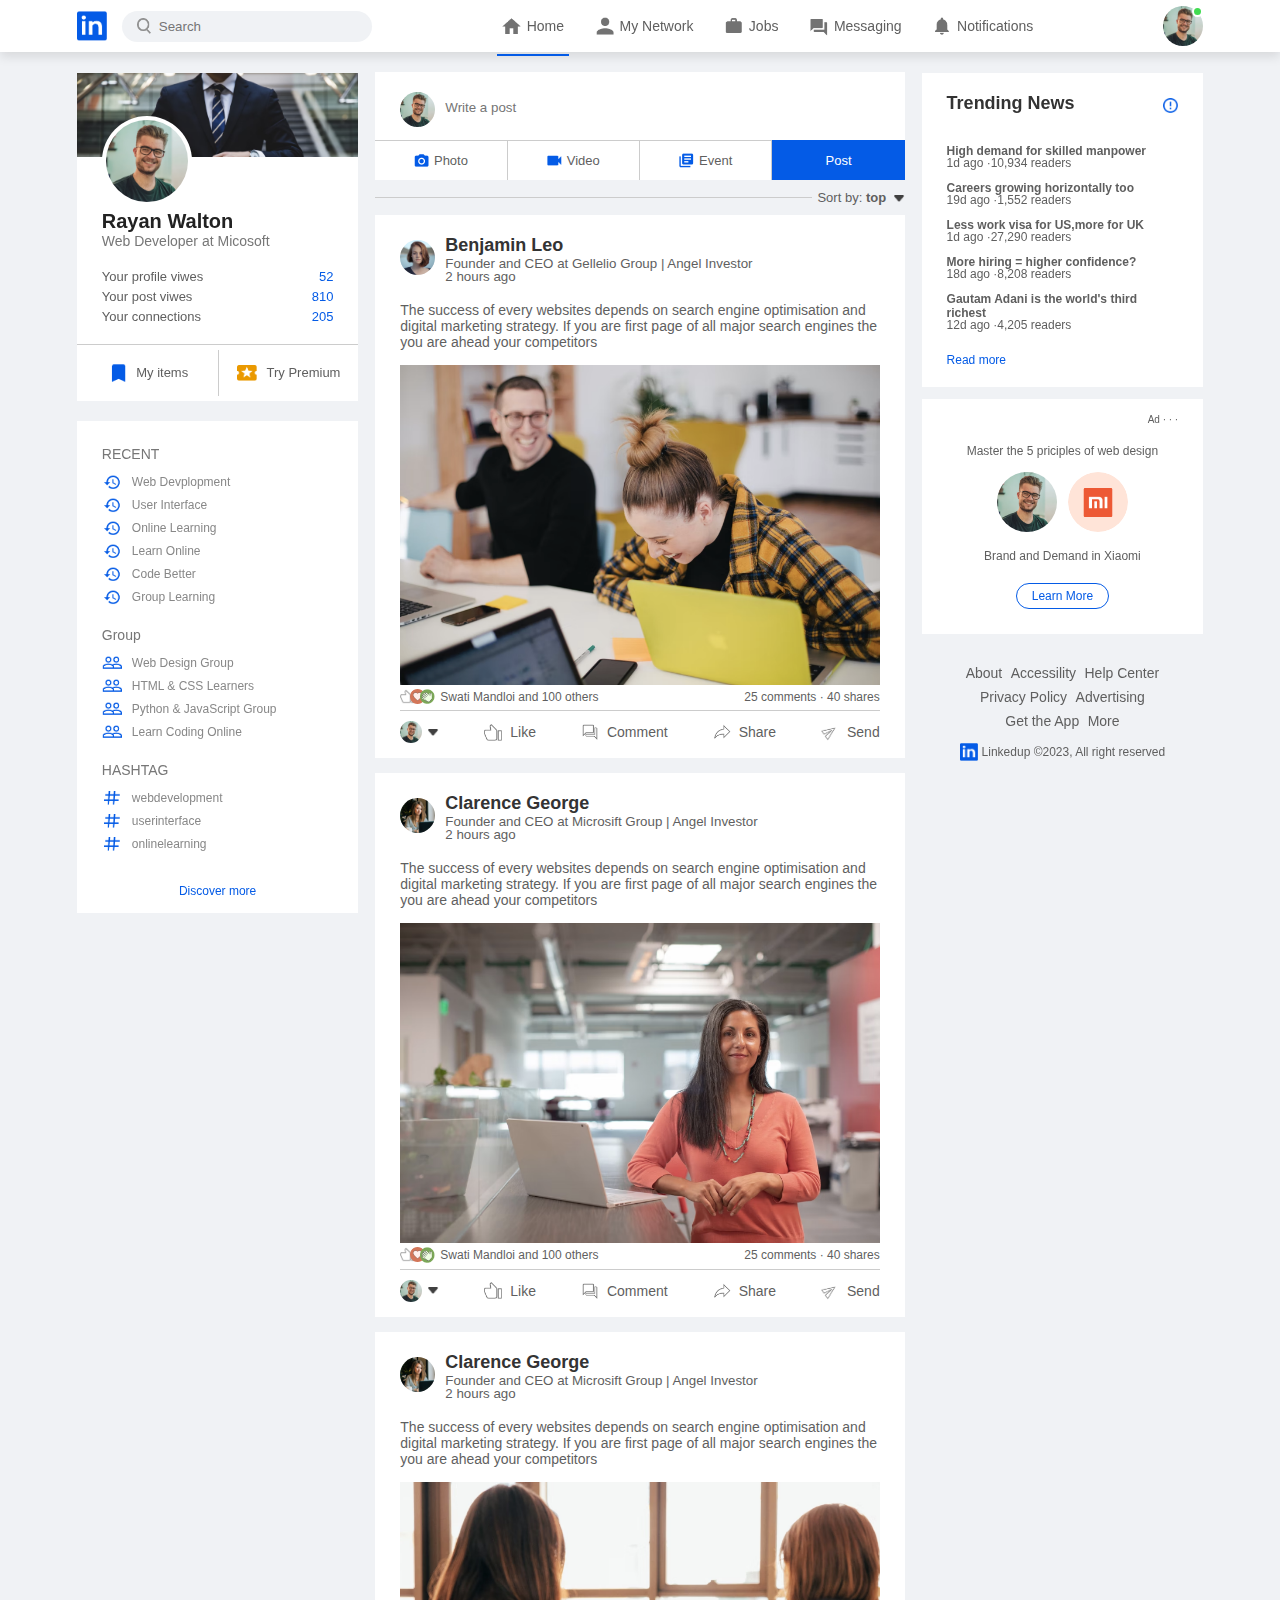
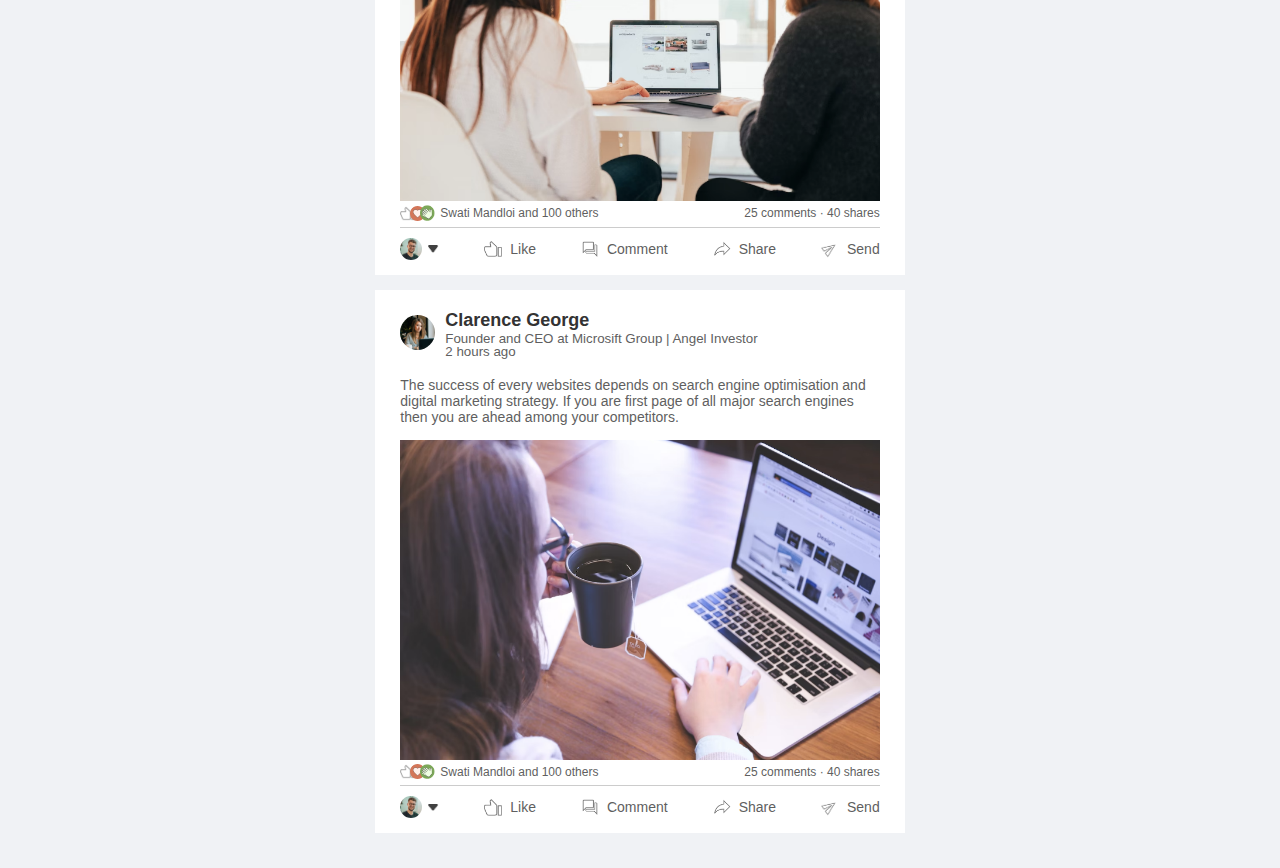
<file: index.html>
<!DOCTYPE html>
<html lang="en">
<head>
    <meta charset="UTF-8">
    <meta http-equiv="X-UA-Compatible" content="IE=edge">
    <meta name="viewport" content="width=device-width, initial-scale=1.0">
    <title>Linkdin Clone</title>
    <link rel = "stylesheet" href = "style.css">
</head>
<body>

    <nav class="navbar">
        <div class="navbar-left">
            <a href = "index.html" class="logo"><img src="logo.png"></a>

            <div class="search-box">
                <img src="search.png">
                <input type="text" placeholder="Search">
            </div>

            </div>
        <div class="navbar-center">
            <ul>
                <li><a href ="#" class="active-link"><img src="home.png"> <span>Home</span></a></li>
                <li><a href="#"><img src="network.png"> <span>My Network</span></a></li>
                <li><a href="#"><img src="jobs.png"> <span>Jobs</span></a></li>
                <li><a href="#"><img src="message.png"> <span>Messaging</span></a></li>
                <li><a href="#"><img src="notification.png"> <span>Notifications</span></a></li>
            </ul>
        </div>
        <div class="navbar-right">
            <div class="online">
            <img src="user-1.png" class="nav-profile-img" onclick="toggleMenu()">
        </div>
    </div>
    <!-------------------------------profile-drop-down-menu----------------------------------->
    <div class="profile-menu-wrap" id="profileMenu">
        <div class="profile-menu">
            <div class="user-info">
                <img src="user-1.png">
                <div>
                    <h3>Rayan Walton</h3>
                    <a href="profile.html">See your profile</a>
                </div>
            </div>
            <hr>
            <a href="#" class="profile-menu-link">
                <img src="feedback.png">
                <p>Give Feedback</p>
                <span>></span>
            </a>
            <a href="#" class="profile-menu-link">
                <img src="setting.png">
                <p>Setting & Privacy</p>
                <span>></span>
            </a>
            <a href="#" class="profile-menu-link">
                <img src="help.png">
                <p>Help & Support</p>
                <span>></span>
            </a>
            <a href="#" class="profile-menu-link">
                <img src="display.png">
                <p>Display & Accessility</p>
                <span>></span>
            </a>
            <a href="#" class="profile-menu-link">
                <img src="logout.png">
                <p>Logout</p>
                <span>></span>
            </a>
        </div>
    </div>
</nav>

<!--------------- navbar close---------- -->
<div class="container">

<!-------------left-sidebar ---------------->
   <div class="left-sidebar">
      <div class="sidebar-profile-box">
           <img src="cover-pic.png" width="100%">
           <div class="sidebar-profile-info">
               <img src="user-1.png">
               <h1>Rayan Walton</h1>
               <h3>Web Developer at Micosoft</h3>
               <ul>
                  <li>Your profile viwes<span>52</span></li>
                  <li>Your post viwes<span>810</span></li>
                  <li>Your connections<span>205</span></li>
                </ul>
            </div>
            <div class="sidebar-profile-link">
                <a href="#"><img src="items.png"> My items</a>
                <a href="#"><img src="premium.png"> Try Premium </a>
            </div>
        </div>

        <div class="sidebar-activity" id="sidebarActivity">
            <h3>RECENT</h3>
            <a href="#"><img src="recent.png"> Web Devplopment</a>
            <a href="#"><img src="recent.png"> User Interface</a>
            <a href="#"><img src="recent.png"> Online Learning</a>
            <a href="#"><img src="recent.png"> Learn Online</a>
            <a href="#"><img src="recent.png"> Code Better</a>
            <a href="#"><img src="recent.png"> Group Learning</a>
            <h3>Group</h3>
            <a href="#"><img src="group.png"> Web Design Group</a>
            <a href="#"><img src="group.png"> HTML & CSS Learners</a>
            <a href="#"><img src="group.png"> Python & JavaScript Group</a>
            <a href="#"><img src="group.png"> Learn Coding Online </a>
            <h3>HASHTAG</h3>
            <a href="#"><img src="hashtag.png"> webdevelopment</a>
            <a href="#"><img src="hashtag.png"> userinterface</a>
            <a href="#"><img src="hashtag.png"> onlinelearning</a>
            <div class="discover-more-link">
                <a href="#">Discover more</a>
            </div>
        </div>

        <p id="showMoreLink" onclick="toggleActivity()">Show more <b>+</b></p>
   </div>   
<!--------------main-content---------------->
   <div class="main-content">

    <div class="create-post">
        <div class="create-post-input">
            <img src="user-1.png">
            <textarea rows="2" placeholder="Write a post"></textarea>
        </div>
        <div class="create-post-links">
            <li><img src="photo.png">Photo</li>
            <li><img src="video.png">Video</li>
            <li><img src="event.png">Event</li>
            <li>Post</li>
        </div>
    </div>
    <div class="sort-by">
        <hr>
        <p>Sort by: <span>top <img src ="down-arrow.png"></span></p>
    </div>

    <div class="post">
        <div class="post-author">
            <img src="user-3.png">
            <div>
                <h1>Benjamin Leo</h1>
                <small>Founder and CEO at Gellelio Group | Angel Investor</small>
                <small>2 hours ago</small>
            </div>
        </div>
        <p> The success of every websites depends on search engine optimisation and digital marketing strategy. If you are first page of all major search engines the you are ahead your competitors</p>
        <img src="post-image-1.png" width="100%">

        <div class="post-stats">
            <div>
                <img src="thumbsup.png">
                <img src="love.png">
                <img src="clap.png">
                <span class="liked-users">Swati Mandloi and 100 others</span>
            </div>
            <div> 
                <span>25 comments &middot; 40 shares</span>
            </div>
        </div>
        <div class="post-activity">
            <div>
                <img src="user-1.png" class="post-activity-user-icon">
                <img src="down-arrow.png" class="post-activity-arrow-icon">
            </div>
            <div class="post-activity-link">
                <img src="like.png">
                <span>Like</span>
            </div>
            <div class="post-activity-link">
                <img src="comment.png">
                <span>Comment</span>
            </div>
            <div class="post-activity-link">
                <img src="share.png">
                <span>Share</span>
            </div>
            <div class="post-activity-link">
                <img src="send.png">
                <span>Send</span>
            </div>
        </div>
    </div>
    <div class="post">
        <div class="post-author">
            <img src="user-4.png">
            <div>
                <h1>Clarence George</h1>
                <small>Founder and CEO at Microsift Group | Angel Investor</small>
                <small>2 hours ago</small>
            </div>
        </div>
        <p> The success of every websites depends on search engine optimisation and digital marketing strategy. If you are first page of all major search engines the you are ahead your competitors</p>
        <img src="post-image-3.png" width="100%">

        <div class="post-stats">
            <div>
                <img src="thumbsup.png">
                <img src="love.png">
                <img src="clap.png">
                <span class="liked-users">Swati Mandloi and 100 others</span>
            </div>
            <div> 
                <span>25 comments &middot; 40 shares</span>
            </div>
        </div>
        <div class="post-activity">
            <div>
                <img src="user-1.png" class="post-activity-user-icon">
                <img src="down-arrow.png" class="post-activity-arrow-icon">
            </div>
            <div class="post-activity-link">
                <img src="like.png">
                <span>Like</span>
            </div>
            <div class="post-activity-link">
                <img src="comment.png">
                <span>Comment</span>
            </div>
            <div class="post-activity-link">
                <img src="share.png">
                <span>Share</span>
            </div>
            <div class="post-activity-link">
                <img src="send.png">
                <span>Send</span>
            </div>
        </div>
    </div>
    <div class="post">
        <div class="post-author">
            <img src="user-4.png">
            <div>
                <h1>Clarence George</h1>
                <small>Founder and CEO at Microsift Group | Angel Investor</small>
                <small>2 hours ago</small>
            </div>
        </div>
        <p> The success of every websites depends on search engine optimisation and digital marketing strategy. If you are first page of all major search engines the you are ahead your competitors</p>
        <img src="post-image-2.png" width="100%">

        <div class="post-stats">
            <div>
                <img src="thumbsup.png">
                <img src="love.png">
                <img src="clap.png">
                <span class="liked-users">Swati Mandloi and 100 others</span>
            </div>
            <div> 
                <span>25 comments &middot; 40 shares</span>
            </div>
        </div>
        <div class="post-activity">
            <div>
                <img src="user-1.png" class="post-activity-user-icon">
                <img src="down-arrow.png" class="post-activity-arrow-icon">
            </div>
            <div class="post-activity-link">
                <img src="like.png">
                <span>Like</span>
            </div>
            <div class="post-activity-link">
                <img src="comment.png">
                <span>Comment</span>
            </div>
            <div class="post-activity-link">
                <img src="share.png">
                <span>Share</span>
            </div>
            <div class="post-activity-link">
                <img src="send.png">
                <span>Send</span>
            </div>
        </div>
        </div>
        <div class="post">
            <div class="post-author">
                <img src="user-4.png">
                <div>
                    <h1>Clarence George</h1>
                    <small>Founder and CEO at Microsift Group | Angel Investor</small>
                    <small>2 hours ago</small>
                </div>
            </div>
            <p> The success of every websites depends on search engine optimisation and digital marketing strategy. If you are first page of all major search engines then you are ahead among your competitors.</p>
            <img src="post-image-4.png" width="100%">
    
            <div class="post-stats">
                <div>
                    <img src="thumbsup.png">
                    <img src="love.png">
                    <img src="clap.png">
                    <span class="liked-users">Swati Mandloi and 100 others</span>
                </div>
                <div> 
                    <span>25 comments &middot; 40 shares</span>
                </div>
            </div>
            <div class="post-activity">
                <div>
                    <img src="user-1.png" class="post-activity-user-icon">
                    <img src="down-arrow.png" class="post-activity-arrow-icon">
                </div>
                <div class="post-activity-link">
                    <img src="like.png">
                    <span>Like</span>
                </div>
                <div class="post-activity-link">
                    <img src="comment.png">
                    <span>Comment</span>
                </div>
                <div class="post-activity-link">
                    <img src="share.png">
                    <span>Share</span>
                </div>
                <div class="post-activity-link">
                    <img src="send.png">
                    <span>Send</span>
                </div>
            </div>
        </div>
    </div>
<!-------------right-sidebar----------------->
    <div class="right-sidebar">
        <div class="sidebar-news">
            <img src="more.png" class="info-icon">
            <h3>Trending News</h3>
            <a href="#">High demand for skilled manpower</a>
            <span>1d ago &middot;10,934 readers</span>

            <a href="#">Careers growing horizontally too</a>
            <span>19d ago &middot;1,552 readers</span>

            <a href="#">Less work visa for US,more for UK</a>
            <span>1d ago &middot;27,290 readers</span>

            <a href="#">More hiring = higher confidence?</a>
            <span>18d ago &middot;8,208 readers</span>

            <a href="#">Gautam Adani is the world's third richest</a>
            <span>12d ago &middot;4,205 readers</span>

            <a href="#" class="read-more-link">Read more</a>
        </div>


        <div class="sidebar-ad">
            <small>Ad &middot; &middot; &middot;</small>
            <p>Master the 5 priciples of web design</p>
            <div>
                <img src="user-1.png">
                <img src="mi-logo.png">
            </div>
            <b> Brand and Demand in Xiaomi</b>
            <a href="#" class="ad-link">Learn More</a>
        </div>
        

        <div class="sidebar-useful-links">
            <a href="#">About</a>
            <a href="#">Accessility</a>
            <a href="#">Help Center</a>
            <a href="#">Privacy Policy</a>
            <a href="#">Advertising</a>
            <a href="#">Get the App</a>
            <a href="#">More</a>

            <div class="copyright-msg">
                <img src="logo.png">
                <p>Linkedup &#169;2023, All right reserved</p>
            </div>
        </div>





    </div>
 </div>

<script>

    let profileMenu = document.getElementById("profileMenu");

    function toggleMenu(){
        profileMenu.classList.toggle("open-menu");
    }

</script>

<script>

    let sidebarActivity = document.getElementById("sidebarActivity");
    let moreLink= document.getElementById("showMoreLink");

    function toggleActivity(){
        sidebarActivity.classList.toggle("open-activity")

        if(sidebarActivity.classList.contains("open-activity")){
            moreLink.innerHTML = "show less <b>-</b>";
        }
        else{
            moreLink.innerHTML = "Show more <b>+</b>";
        }
    }

</script>

</body>
</html>
</file>
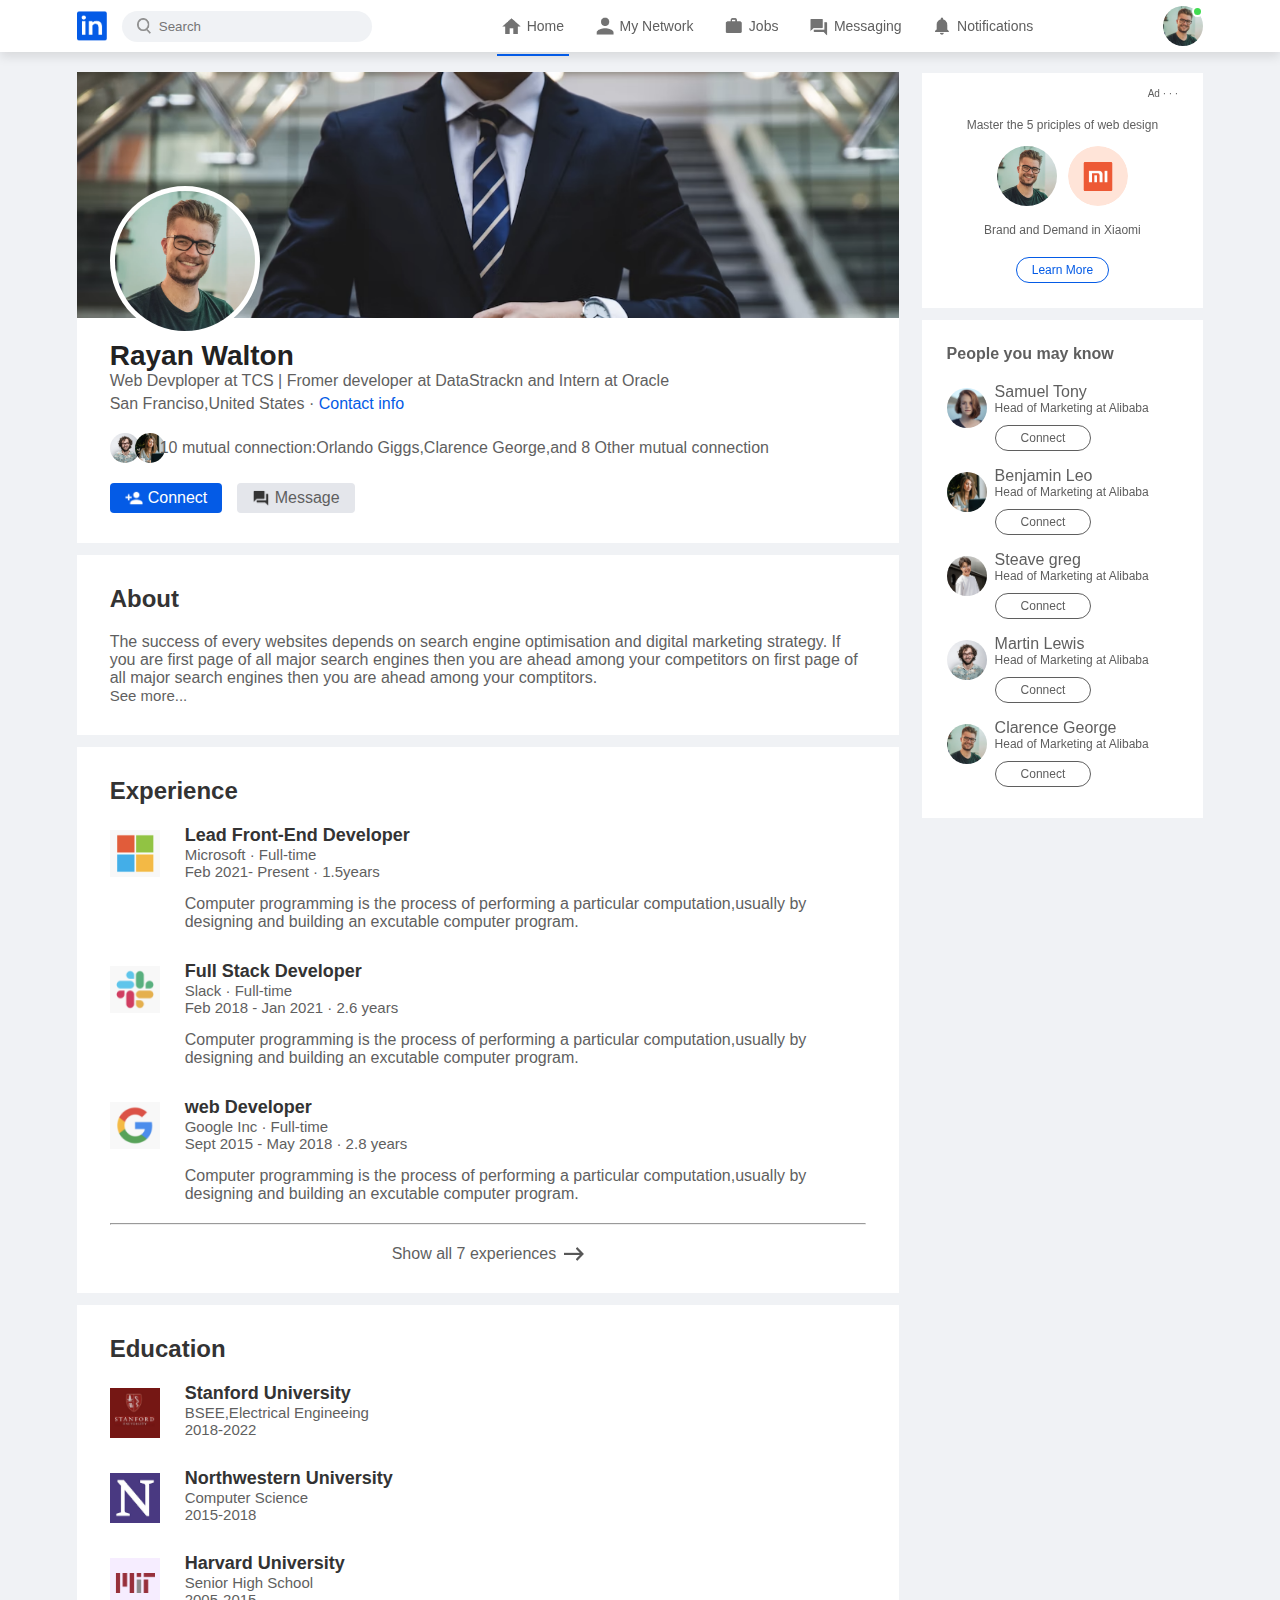
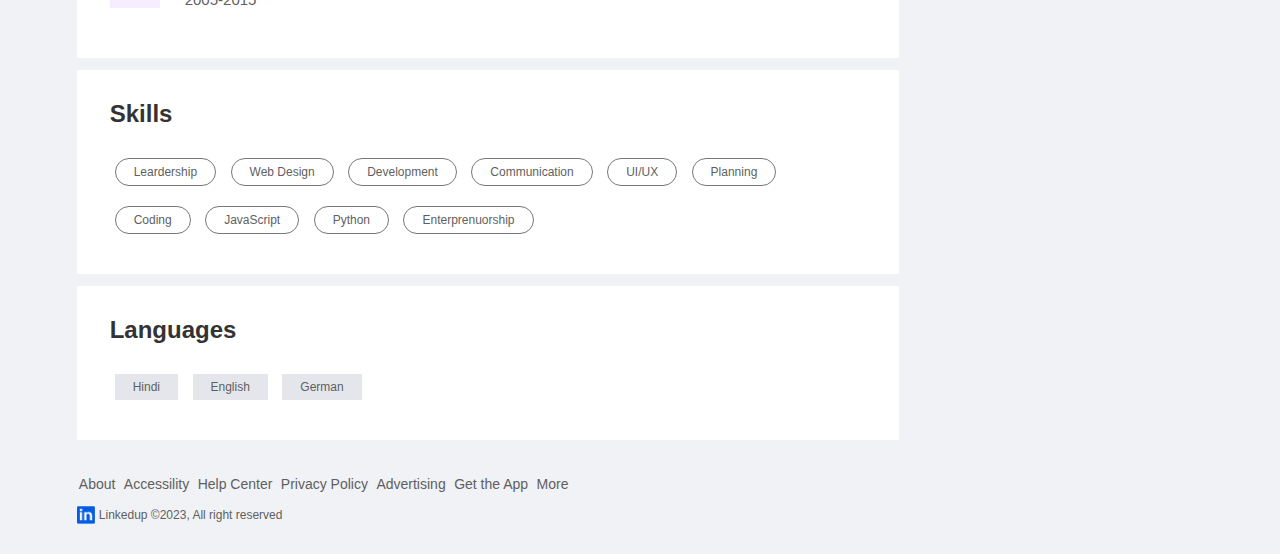
<file: profile.html>
<!DOCTYPE html>
<html lang="en">
<head>
    <meta charset="UTF-8">
    <meta http-equiv="X-UA-Compatible" content="IE=edge">
    <meta name="viewport" content="width=device-width, initial-scale=1.0">
    <title>Linkdin Clone</title>
    <link rel = "stylesheet" href = "style.css">
</head>
<body>

    <nav class="navbar">
        <div class="navbar-left">
            <a href = "index.html" class="logo"><img src="logo.png"></a>

            <div class="search-box">
                <img src="search.png">
                <input type="text" placeholder="Search">
            </div>

            </div>
        <div class="navbar-center">
            <ul>
                <li><a href ="#" class="active-link"><img src="home.png"> <span>Home</span></a></li>
                <li><a href="#"><img src="network.png"> <span>My Network</span></a></li>
                <li><a href="#"><img src="jobs.png"> <span>Jobs</span></a></li>
                <li><a href="#"><img src="message.png"> <span>Messaging</span></a></li>
                <li><a href="#"><img src="notification.png"> <span>Notifications</span></a></li>
            </ul>
        </div>
        <div class="navbar-right">
            <div class="online">
            <img src="user-1.png" class="nav-profile-img" onclick="toggleMenu()">
        </div>
    </div>
    <!-----------------------------profile-drop-down-menu----------------------------------->
    <div class="profile-menu-wrap" id="profileMenu">
        <div class="profile-menu">
            <div class="user-info">
                <img src="user-1.png">
                <div>
                    <h3>Rayan Walton</h3>
                    <a href="profile.html">See your profile</a>
                </div>
            </div>
            <hr>
            <a href="#" class="profile-menu-link">
                <img src="feedback.png">
                <p>Give Feedback</p>
                <span>></span>
            </a>
            <a href="#" class="profile-menu-link">
                <img src="setting.png">
                <p>Setting & Privacy</p>
                <span>></span>
            </a>
            <a href="#" class="profile-menu-link">
                <img src="help.png">
                <p>Help & Support</p>
                <span>></span>
            </a>
            <a href="#" class="profile-menu-link">
                <img src="display.png">
                <p>Display & Accessility</p>
                <span>></span>
            </a>
            <a href="#" class="profile-menu-link">
                <img src="logout.png">
                <p>Logout</p>
                <span>></span>
            </a>
        </div>
    </div>

</nav>
<!------------- navbar close---------- -->

<div class="container">
    <div class="profile-main">
        <div class="profile-container">
            <img src="cover-pic.png" width="100%">
            <div class="profile-container-inner">
                <img src="user-1.png" class="profile-pic">
                <h1>Rayan Walton</h1>
                <b>Web Devploper at TCS | Fromer developer at DataStrackn and Intern at Oracle</b>
                <p>San Franciso,United States &middot; <a  href="#">Contact info</a></p>
                <div class="mutual-connection">
                    <img src="user-2.png">
                    <img src="user-4.png">
                    <span>10 mutual connection:Orlando Giggs,Clarence George,and 8 Other mutual connection</span>
                </div>
                <div class="profile-btn">
                    <a href="#" class="primary-btn"><img src="connect.png">Connect</a>
                    <a href="#"><img src="chat.png">Message</a>
                </div>
            </div>
        </div>
   
        <div class="profile-description">
            <h2>About</h2>
            <p> The success of every websites depends on search engine optimisation and digital marketing strategy. If you are first page of all major search engines then you are ahead among your competitors on first page of all major search engines then you are ahead among your comptitors.</p>
            <a href="#" class="see-more-link">See more...</a>
        </div>

        <div class="profile-description">
            <h2>Experience</h2>
            <div class="profile-desc-row">
                <img src="microsoft.png">
                <div>
                    <h3>Lead Front-End Developer</h3>
                    <b>Microsoft &middot; Full-time</b>
                    <b>Feb 2021- Present &middot; 1.5years</b>
                    <p>Computer programming is the process of performing a particular computation,usually by designing and building an excutable computer program.</p>
                    <hr>
                </div>
            </div>
            <div class="profile-desc-row">
                <img src="slack.png">
                <div>
                    <h3>Full Stack Developer</h3>
                    <b>Slack &middot; Full-time</b>
                    <b>Feb 2018 - Jan 2021 &middot; 2.6 years</b>
                    <p>Computer programming is the process of performing a particular computation,usually by designing and building an excutable computer program.</p>
                    <hr>
                </div>
            </div>
            <div class="profile-desc-row">
                <img src="google.png">
                <div>
                    <h3>web Developer</h3>
                    <b>Google Inc &middot; Full-time</b>
                    <b>Sept 2015 - May 2018 &middot; 2.8 years</b>
                    <p>Computer programming is the process of performing a particular computation,usually by designing and building an excutable computer program.</p>
                </div>
            </div>
            <hr>
            <a href="#" class="experience-link">Show all 7 experiences <img src="right-arrow.png" alt=""></a>
        </div>

        <div class="profile-description">
            <h2>Education</h2>
            <div class="profile-desc-row">
                <img src="stanford.png">
                <div>
                    <h3>Stanford University</h3>
                    <b>BSEE,Electrical Engineeing</b>
                    <b>2018-2022</b>
                    <hr>
                </div>
            </div>
            <div class="profile-desc-row">
                <img src="north.png">
                <div>
                    <h3>Northwestern University</h3>
                    <b>Computer Science</b>
                    <b>2015-2018</b>
                    <hr>
                </div>
            </div>
                <div class="profile-desc-row">
                    <img src="mit.png">
                    <div>
                        <h3>Harvard University</h3>
                        <b>Senior High School</b>
                        <b>2005-2015</b>
                    </div>
             </div>
        </div>
        <div class="profile-description">
            <h2>Skills</h2>
            <a href="#" class="skills-btn">Leardership</a>
            <a href="#" class="skills-btn">Web Design</a>
            <a href="#" class="skills-btn">Development</a>
            <a href="#" class="skills-btn">Communication</a>
            <a href="#" class="skills-btn">UI/UX</a>
            <a href="#" class="skills-btn">Planning</a>
            <a href="#" class="skills-btn">Coding</a>
            <a href="#" class="skills-btn">JavaScript</a>
            <a href="#" class="skills-btn">Python</a>
            <a href="#" class="skills-btn">Enterprenuorship</a>
        </div>
        <div class="profile-description">
            <h2>Languages</h2>  
            <a href="#" class="language-btn">Hindi</a>
            <a href="#" class="language-btn">English</a>
            <a href="#" class="language-btn">German</a>
        </div>

    </div>
<!-------------profile-sidebar------------->
    <div class="profile-sidebar">

    <div class="sidebar-ad">
        <small>Ad &middot; &middot; &middot;</small>
        <p>Master the 5 priciples of web design</p>
        <div>
            <img src="user-1.png">
            <img src="mi-logo.png">
        </div>
        <b> Brand and Demand in Xiaomi</b>
        <a href="#" class="ad-link">Learn More</a>
        </div>

        <div class="sidebar-people">
            <h3>People you may know</h3>
            <div class="sidebar-people-row">
                <img src="user-3.png">
                <div>
                    <h2>Samuel Tony</h2>
                    <p>Head of Marketing at Alibaba</p>
                    <a href="#">Connect</a>
                </div>
            </div>
            <div class="sidebar-people-row">
                <img src="user-4.png">
                <div>
                    <h2>Benjamin Leo</h2>
                    <p>Head of Marketing at Alibaba</p>
                    <a href="#">Connect</a>
                </div>
            </div>
            <div class="sidebar-people-row">
                <img src="user-5.png">
                <div>
                    <h2>Steave greg</h2>
                    <p>Head of Marketing at Alibaba</p>
                    <a href="#">Connect</a>
                </div>
            </div>
            <div class="sidebar-people-row">
                <img src="user-2.png">
                <div>
                    <h2>Martin Lewis</h2>
                    <p>Head of Marketing at Alibaba</p>
                    <a href="#">Connect</a>
                </div>
            </div>
            <div class="sidebar-people-row">
                <img src="user-1.png">
                <div>
                    <h2>Clarence George</h2>
                    <p>Head of Marketing at Alibaba</p>
                    <a href="#">Connect</a>
                </div>
            </div>
        </div>
        
  </div> 
</div>



<div class="profile-footer">
    <div class="sidebar-useful-links">
            <a href="#">About</a>
            <a href="#">Accessility</a>
            <a href="#">Help Center</a>
            <a href="#">Privacy Policy</a>
            <a href="#">Advertising</a>
            <a href="#">Get the App</a>
            <a href="#">More</a>

            <div class="copyright-msg">
                <img src="logo.png">
                <p>Linkedup &#169;2023, All right reserved</p>
            </div>
        </div>
 </div>



<script>

    let profileMenu = document.getElementById("profileMenu");

    function toggleMenu(){
        profileMenu.classList.toggle("open-menu");
    }

</script>

</body>
</html>
</file>
<file: style.css>
*{
    margin: 0;
    padding: 0;
    font-family: 'Poppins' , sans-serif;
    box-sizing: border-box;
}
body{
    background-color: #f0f2f5;
    color: #5f5f5f;
}
a{
    text-decoration: none;
    color: #5f5f5f;
}
.navbar{
    display: flex;
    align-items: center;
    justify-content: space-between;
    background: #fff;
    padding: 6px 6%;
    position: sticky;
    top: 0;
    z-index: 100;
    box-shadow: 0 5px 10px rgba(0,0,0,0.1);
}
.logo img{
    width: 30px; 
    margin-right: 15px;
    display: block;
}
.navbar-center ul li{
    display: inline-block;
    list-style: none;
}
.navbar-center ul li a{
    display: flex;
    align-items: center;
    font-size: 14px;
    margin: 5px 8px;
    padding-right: 5px;
    position: relative;
}
.navbar-center ul li a img{
    width: 30px;
}

.navbar-center ul li a::after{
    content: '';
    width: 0;
    height: 2px;
    background: #045be6;
    position: absolute;
    bottom: -15px;
    transition: width 0.3s;
}
.navbar-center ul li a:hover::after,
.navbar-center ul li a.active-link::after
{
    width: 100%;
}
 

.nav-profile-img{
    width: 40px;
    border-radius: 50%;
    display: block;
    cursor: pointer;
    position: relative;
}
.online{
    position: relative;
}
.online::after{
    content: '';
    width: 7px;
    height: 7px;
    border: 2px solid #fff;
    border-radius: 50%;
    right: 0px;
    top: 0px;
    background: #41db51;
    position: absolute;
}
.search-box{
    background: #f0f2f5;
    width: 250px;
    border-radius: 20px;
    display: flex;
    align-items: center;
    padding: 0 15px;
}
.navbar-left{
    display: flex;
    align-items: center;
}
.search-box img {
    width: 14px;
}
.search-box input{
    width: 100%;
    background: transparent;
    padding: 8px;
    outline: none;
    border: 0;
}
/* ------ navbar end--------*/

.container{
    padding: 20px 6%;
    display: flex;
    flex-wrap: wrap;
    justify-content: space-between;
}

/*-------------left-sidebar----------*/
.left-sidebar{
    flex-basis: 25%;
    align-self: flex-start;
    position:sticky;
    top: 73px;
}
.sidebar-profile-box{
    background: #fff;
}
.sidebar-profile-info{
    padding: 0 25px;
}
.sidebar-profile-info img{
    width: 90px;
    border-radius: 50%;
    background: #fff;
    padding: 4px;
    margin-top: -45px;
}
.sidebar-profile-info h1{
    font-size: 20px;
    font-weight: 600;
    color: #222;
}
.sidebar-profile-info h3{
    font-size: 14px;
    font-weight:500;
    color: #777;
}
.sidebar-profile-info ul{
    list-style: none;
    margin: 20px 0;
}
.sidebar-profile-info ul li{
    width: 100%;
    margin: 5px 0;
    font-size: 13px;
}
.sidebar-profile-info ul li span{
    float: right;
    color: #045be6;
}
.sidebar-profile-link{
    display: flex;
    align-items: center;
    border-top: 1px solid #ccc;
}

.sidebar-profile-link a{
    flex-basis: 50%;
    display: flex;
    align-items: center;
    justify-content: center;
    padding: 15px 0;
    font-size: 13px;
    border-left: 1px solid #ccc;
}
.sidebar-profile-link a:first-child{
    border-left: 0;
}
.sidebar-profile-link a img{
    width: 20px;
    margin-right: 10px;
}
.sidebar-activity{
    background: #fff;
    padding: 5px 25px;
    margin: 20px 0 10px;
}
.sidebar-activity h3{
    color: #777;
    font-size: 14px;
    font-weight: 500;
    margin: 20px 0 10px;
}
.sidebar-activity a{
    display: flex;
    align-items: center;
    font-size: 12px;
    font-weight: 500;
    color: #888;
    margin: 3px 0;
}

.sidebar-activity a img{
    width: 20px;
    margin-right: 10px;
}
.discover-more-link{
    border-top: 1px soild #ccc ;
    text-align: center;
    margin-top: 20px;
    margin-left: -25px;
    margin-right: -25px;
}
.discover-more-link a{
    color: #045be6;
    display: inline-block;
    margin: 10px 0;
}


/*-------------right-sidebar----------*/
.right-sidebar{
    flex-basis: 25%;
    align-self: flex-start;
    position:sticky;
    top: 73px;
}
.sidebar-news{
    background: #fff;
    padding: 10px 25px;
}
.info-icon{
    width: 15px;
    float: right;
    margin-top: 15px;
}

.sidebar-news h3{
    font-size: 18px;
    font-weight: 600;
    color: #333;
    margin: 10px 0 30px;
}
.sidebar-news a{
    display: block;
    font-size: 12px;
    font-weight: 600;
    margin-top: 10px;
    margin-bottom: -5px;
}
.sidebar-news span{
    font-size: 12px;
}

.sidebar-news .read-more-link{
    color: #045be6;
    font-weight: 500;
    margin: 20px 0 10px;
}
.sidebar-ad{
    background: #fff;
    padding: 15px 25px;
    text-align: center;
    margin: 12px 0;
    font-size: 12px;
}
.sidebar-ad img{
    width: 60px;
    border-radius: 50%;
    margin: 4px;
}
.sidebar-ad small{
    float: right;
    font-weight: 500;
}
.sidebar-ad p{
    margin-top: 30px;
    margin-bottom: 10px;
}
.sidebar-ad b{
    display: block;
    font-weight: 500;
    margin-top: 10px;
}
.ad-link{
    display: inline-block;
    border: 1px solid #045be6;
    border-radius: 30px;
    padding: 5px 15px;
    color: #045be6;
    font-weight: 500;
    margin: 20px auto 10px;
}
.sidebar-useful-links{
    padding: 15px 25px;
    text-align: center;
}

.sidebar-useful-links a{
    display: inline-block;
    font-size: 14px;
    margin: 4px 2px;
}
.copyright-msg{
    display: flex;
    align-items: center;
    justify-content: center;
    font-size: 12px;
    margin-top: 10px;
    font-weight: 500;
}
.copyright-msg img{
    width: 18px;
    margin-right: 4px;
}


/*------------main-content--------------------*/
.main-content{
    flex-basis: 47%;
}
.create-post{
    background: #fff;
}
.create-post-input{
    padding: 20px 25px 10px;
    display: flex;
    align-items: flex-start;
}
.create-post-input img{
    width: 35px;
    border-radius: 50%;
    margin-right: 10px;
}
.create-post-input textarea{
    width: 100%;
    border: 0;
    outline: 0;
    resize: none;
    background: transparent;
    margin-top: 8px;
}
::placeholder{
    font-weight: 500;
}
.create-post-links{
    display: flex;
    align-items: flex-start;
}
.create-post-links li{
    list-style: none;
    border-top: 1px solid #ccc;
    border-right: 1px solid #ccc;
    flex-basis: 25%;
    height: 40px;
    font-size: 13px;
    display: flex;
    align-items: center;
    justify-content: center;
    cursor: pointer;
}
.create-post-links li img{
    width: 15px;
    margin-right: 5px;
}
.create-post-links li:last-child{
    background: #045be6;
    color: #fff;
    border-top: 0;
    border-right: 0;
}
.sort-by{
    display: flex;
    align-items: center;
    margin: 10px 0;
}
.sort-by hr{
    flex: 1;
    border: 0;
    height: 1px;
    background: #ccc;
}
.sort-by p{
    font-size: 13px;
    padding-left: 5px;
}
.sort-by p span{
    font-weight: 600;
    cursor: pointer;
}
.sort-by p span img{
    width: 12px;
    margin-left: 3px;
}
.post{
    background: #fff;
    padding: 20px 25px 5px;
    margin: 5px 0 15px;
}
.post-author{
    display: flex;
    align-items: flex-start;
    margin-bottom: 20px;
}
.post-author img{
    width: 35px;
    border-radius: 50%;
    margin-right: 10px;
    margin-top: 5px;
}
.post-author h1{
    font-size: 18px;
    font-weight: 600;
    color: #333;
}
.post-author small{
    display: flex;
    margin-bottom: -2px;
}
.post p{
    font-size: 14px;
    margin-bottom: 15px;
}
.post-stats{
    display: flex;
    flex-wrap: wrap;
    align-items: center;
    justify-content: space-between;
    font-size: 12px;
    border-bottom: 1px solid #ccc;
    padding-bottom: 6px;
}
.post-stats div{
    display: flex;
    align-items: center;
}
.post-stats img{
    width: 15px;
    margin-right: -5px;
}
.liked-users{
    margin-left: 10px;
}
.post-activity{
    display: flex;
    align-items: center;
    justify-content: space-between;
    padding: 10px 0;
    font-size: 14px;
    font-weight: 500;
}
.post-activity div{
    display: flex;
    align-items: center;
}
.post-activity-user-icon{
    width: 22px;
    border-radius: 50%;
}
.post-activity-arrow-icon{
    width: 12px;
    margin-left: 5px;
}
.post-activity-link img{
    width: 18px;
    margin-right: 8px;
}

/*--------------------profile-drop-down-menu----------------------*/




.profile-menu-wrap{
    position: absolute;
    top: 100%;
    right: 5%;
    width: 320px;
    max-height: 0;
    overflow: hidden;
    transition: max-height 0.5s;
}
.profile-menu-wrap.open-menu{
    max-height: 400px;
}
.profile-menu {
    background: #222;
    color: #fff;
    padding: 20px;
    margin: 10px;
}
.user-info{
    display: flex;
    align-items: center;
}
.user-info img{
    width: 50px;
    border-radius: 50%;
    margin-right: 15px;
}
.user-info h3{
    font-weight: 500;
    margin-bottom: -7px;
}
.user-info a{
    color: #c9dbc8;
    font-size: 13px;
}
.profile-menu hr{
    border: 0;
    height: 1px;
    width: 100%;
    background: #fff;
    margin: 15px 0 10px;
}
.profile-menu-link{
    display: flex;
    align-items: center;
    color: #fff;
    margin: 12px 0;
    font-size: 14px;
}
.profile-menu-link p{
    width: 100%;
}
.profile-menu-link img{
    width: 35px;
    border-radius: 50%;
    margin-right: 15px;
}

/*----------------------profile-page---------------*/

.profile-main{
    flex-basis: 73%;
}
.profile-sidebar{
    flex-basis: 25%;
    align-self: flex-start;
    position: sticky;
    top: 73px;
}
.profile-container{
    background: #fff;
}
.profile-container-inner{
    padding: 0 4% 10px;
}
.profile-pic{
    width: 150px;
    border-radius: 50%;
    margin-top: -75%;
    padding: 5px;
    background: #fff;
}
.profile-container h1{
    font-size: 28px;
    font-weight: 600;
    color: #222;
}
.profile-container b{
    font-weight: 500;
}
.profile-container p{
    margin-top: 5px;
}
.profile-container p a{
    color: #045be6;
    font-weight: 500;
}
.mutual-connection{
    display: flex;
    align-items: center;
    margin: 20px 0;
}
.mutual-connection img{
    width: 30px;
    border-radius: 50%;
    margin-right: -5px;
}
.profile-btn{
    margin: 20px 0;
}
.profile-btn a{
    display: inline-flex;
    align-items: center;
    background: #e4e6eb;
    padding: 6px 15px;
    border-radius: 4px;
    margin-right: 10px;
}
.profile-btn a img{
    width: 18px;
    margin-right: 5px;
}
.profile-btn .primary-btn{
    background: #045be6;
    color: #fff;
}
.profile-description{
    background: #fff;
    padding: 20px 4% 30px;
    margin: 12px 0;
}
.profile-description h2{
    color: #333;
    margin: 10px 0 20px;
    font-weight: 600;
}
.see-more-link{
    display: block4;
    text-align: right;
    font-size: 15px;
}
.profile-desc-row{
    display: flex;
    align-items: flex-start;
    margin: 20px 0;
}
.profile-desc-row img{
    width: 50px;
    margin-right: 25px;
    margin-top: 5px;
}
.profile-desc-row div{
    width: 100%;
}
.profile-desc-row h3{
    font-size: 18px;
    font-weight: 600;
    color: #333;
}
.profile-desc-row b{
    display: block;
    font-weight: 500;
    font-size: 15px;
}
.profile-description p{
    margin-top: 15px;
}
.profile-desc-row hr{
    border: 0;
    border-bottom: 1px soild #999;
    margin-top: 10px;
}
.experience-link{
    display: flex;
    align-items: center;
    justify-content: center;
    padding-top: 20px;
    font-weight: 500;
}
.experience-link img{
    width: 20px;
    margin-left: 8px;
}
.skills-btn{
    display: inline-block;
    margin: 10px 5px;
    padding: 6px 18px;
    border: 1px solid #777;
    border-radius: 30px;
    font-size: 12px;
    font-weight: 500;
}
.language-btn{
    display: inline-block;
    margin: 10px 5px;
    padding: 6px 18px;
    background: #e4e6eb;
    font-size: 12px;
    font-weight: 500;
}

/*---------------profile-right-sidrbar------------*/
.profile-sidebar .sidebar-ad{
    margin: 0;
}
.sidebar-people{
    background: #fff;
    padding: 15px 25px;
    margin: 12px 0;
    font-size: 12px;
}
.sidebar-people h3{
    font-size: 16px;
    font-weight: 600;
    margin: 10px 0 20px;
}
.sidebar-people-row{
    display: flex;
    align-items: flex-start;
    margin: 6px 0;
}
.sidebar-people-row img{
    width: 40px;
    border-radius: 50%;
    margin-right: 8px;
    margin-top: 5px;
}
.sidebar-people-row h2{
    font-weight: 500;
    font-size: 16px;
}
.sidebar-people-row a{
    display: inline-block;
    margin: 10px 0;
    padding: 5px 25px;
    border: 1px solid #5f5f5f;
    border-radius: 30px;
    font-weight: 500;
}
.profile-footer{
    padding: 0 6% 30px;
}
.profile-footer .sidebar-useful-links{
    text-align: left;
    padding: 0;
}
.profile-footer  .copyright-msg{
    justify-content: flex-start;
}

#showMoreLink{
    display: none;
}
/*-------------media query for small screen---------*/
@media only screen and (max-width: 600px){
     .search-box{
        background: transparent;
        width: auto;
        padding: 0;
     }
     .search-box input{
        width: 0;
        padding: 0;
     }
     .navbar-center ul li a span{
        display: none;
     }
     .navbar-center ul li a{
        padding-right: 0;
        margin: 5px;
     }
     .nav-profile-img{
        width: 30px;
     }
     .container{
        padding: 15px 3%;
     }
     .left-sidebar, .right-sidebar{
        flex-basis: 100%;
        position: relative;
        top: unset;
     }
     .main-content{
        flex-basis: 100%;
     }
     .post-stats div{
        margin: 2px 0;
     }
     .post-activity-link span{
        display: none;
     }
     .post-activity-link img{
        margin-right: 0;
     }
     .profile-main, .profile-sidebar{
        flex-basis: 100%;
     }
     .profile-container{
        font-size: 14px;
     }
     .profile-pic{
        width: 100px;
        margin-top: -50px;
     }
     .profile-description{
        font-size: 14px;
     }
     #showMoreLink{
        display: block;
        width: fit-content;
        margin: 10px auto;
        font-size: 14px;
        cursor: pointer;
     }
     .sidebar-activity{
        display: none;
     }
     .sidebar-activity.open-activity{
        display: block;
     }
     
     
}
</file>
